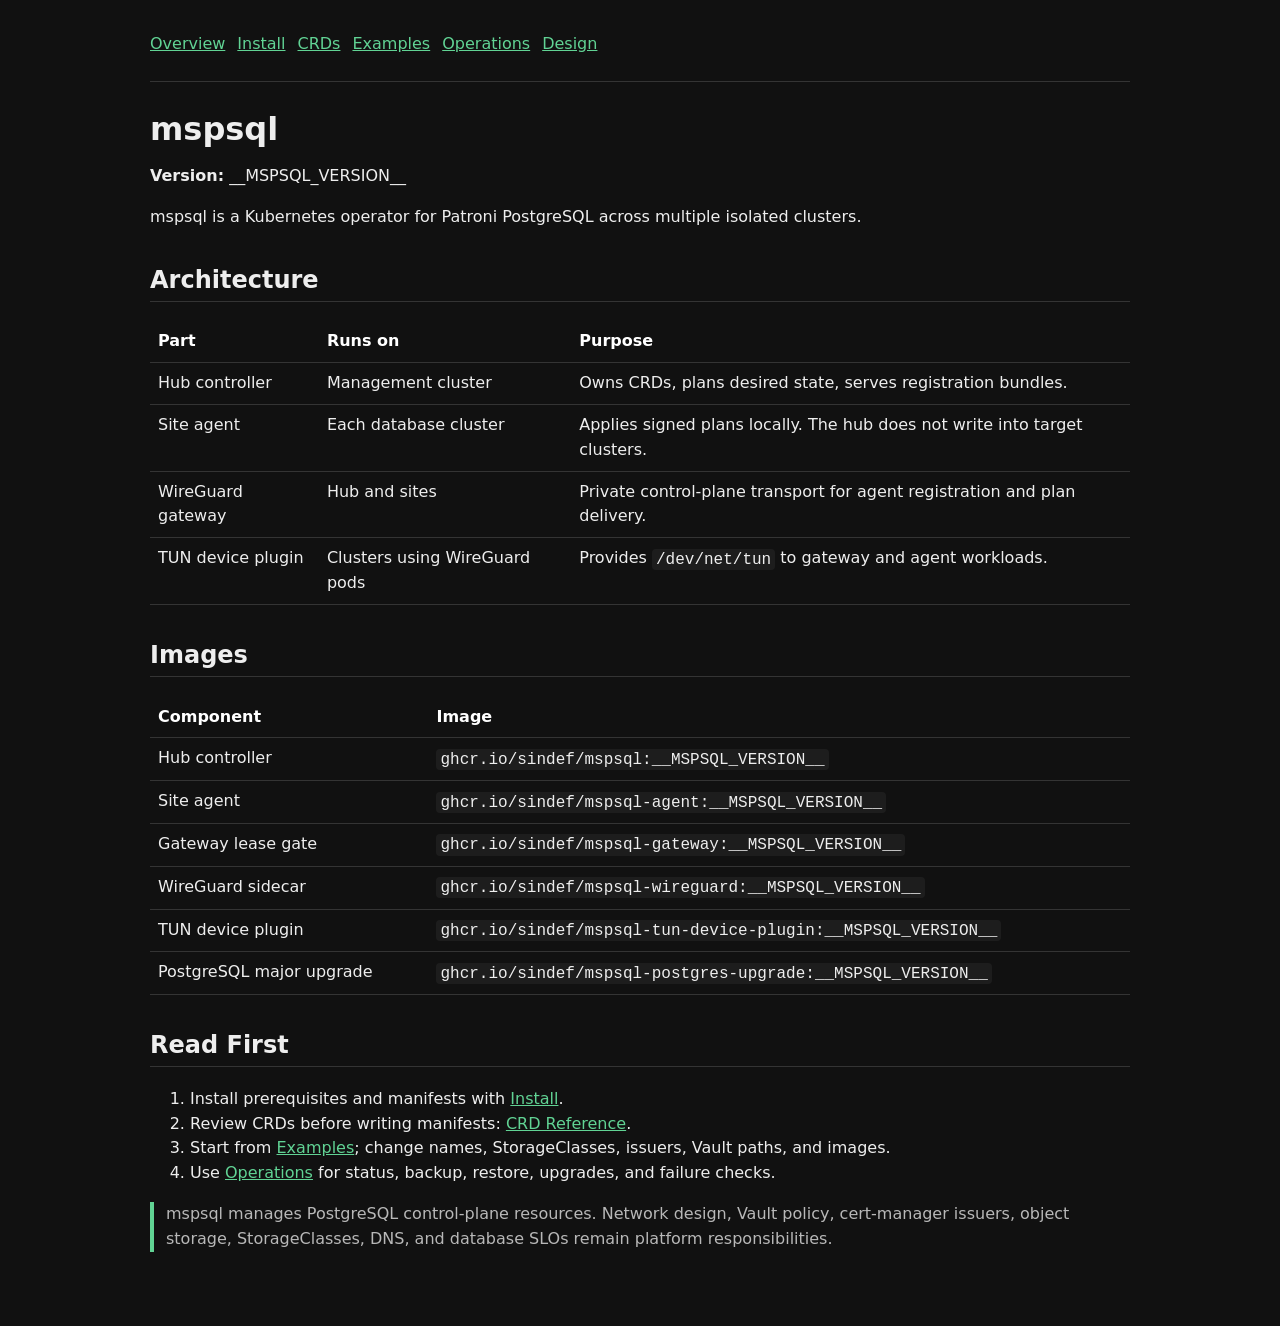
<file: docs/index.html>
<!doctype html>
<html lang="en">
<head>
  <meta charset="utf-8">
  <meta name="viewport" content="width=device-width, initial-scale=1">
  <title>mspsql docs</title>
  <link rel="stylesheet" href="style.css">
</head>
<body>
<main>
  <nav>
    <a href="index.html">Overview</a>
    <a href="install.html">Install</a>
    <a href="api.html">CRDs</a>
    <a href="examples.html">Examples</a>
    <a href="operations.html">Operations</a>
    <a href="design.html">Design</a>
  </nav>

  <h1>mspsql</h1>
  <p><strong>Version:</strong> __MSPSQL_VERSION__</p>
  <p>mspsql is a Kubernetes operator for Patroni PostgreSQL across multiple isolated clusters.</p>

  <h2>Architecture</h2>
  <table>
    <tr><th>Part</th><th>Runs on</th><th>Purpose</th></tr>
    <tr><td>Hub controller</td><td>Management cluster</td><td>Owns CRDs, plans desired state, serves registration bundles.</td></tr>
    <tr><td>Site agent</td><td>Each database cluster</td><td>Applies signed plans locally. The hub does not write into target clusters.</td></tr>
    <tr><td>WireGuard gateway</td><td>Hub and sites</td><td>Private control-plane transport for agent registration and plan delivery.</td></tr>
    <tr><td>TUN device plugin</td><td>Clusters using WireGuard pods</td><td>Provides <code>/dev/net/tun</code> to gateway and agent workloads.</td></tr>
  </table>

  <h2>Images</h2>
  <table>
    <tr><th>Component</th><th>Image</th></tr>
    <tr><td>Hub controller</td><td><code>ghcr.io/sindef/mspsql:__MSPSQL_VERSION__</code></td></tr>
    <tr><td>Site agent</td><td><code>ghcr.io/sindef/mspsql-agent:__MSPSQL_VERSION__</code></td></tr>
    <tr><td>Gateway lease gate</td><td><code>ghcr.io/sindef/mspsql-gateway:__MSPSQL_VERSION__</code></td></tr>
    <tr><td>WireGuard sidecar</td><td><code>ghcr.io/sindef/mspsql-wireguard:__MSPSQL_VERSION__</code></td></tr>
    <tr><td>TUN device plugin</td><td><code>ghcr.io/sindef/mspsql-tun-device-plugin:__MSPSQL_VERSION__</code></td></tr>
    <tr><td>PostgreSQL major upgrade</td><td><code>ghcr.io/sindef/mspsql-postgres-upgrade:__MSPSQL_VERSION__</code></td></tr>
  </table>

  <h2>Read First</h2>
  <ol>
    <li>Install prerequisites and manifests with <a href="install.html">Install</a>.</li>
    <li>Review CRDs before writing manifests: <a href="api.html">CRD Reference</a>.</li>
    <li>Start from <a href="examples.html">Examples</a>; change names, StorageClasses, issuers, Vault paths, and images.</li>
    <li>Use <a href="operations.html">Operations</a> for status, backup, restore, upgrades, and failure checks.</li>
  </ol>

  <p class="note">mspsql manages PostgreSQL control-plane resources. Network design, Vault policy, cert-manager issuers, object storage, StorageClasses, DNS, and database SLOs remain platform responsibilities.</p>
</main>
</body>
</html>
</file>
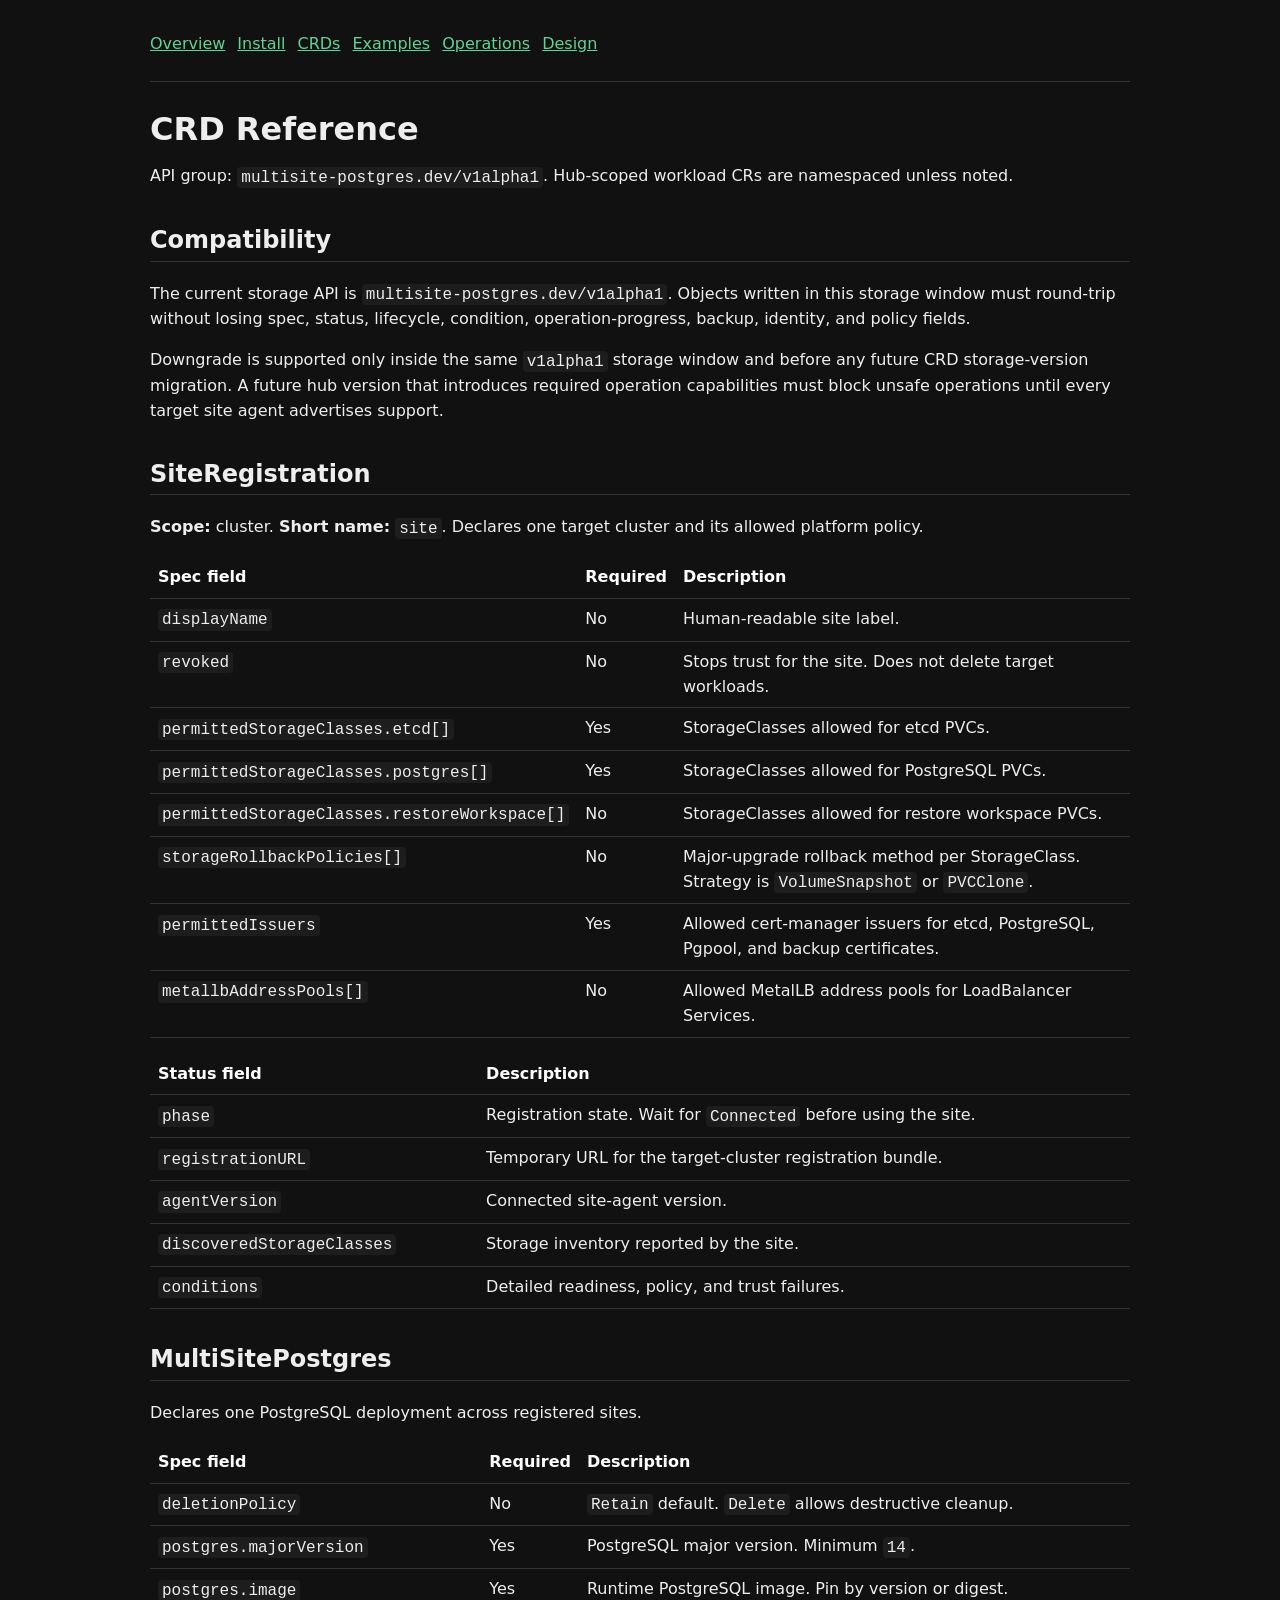
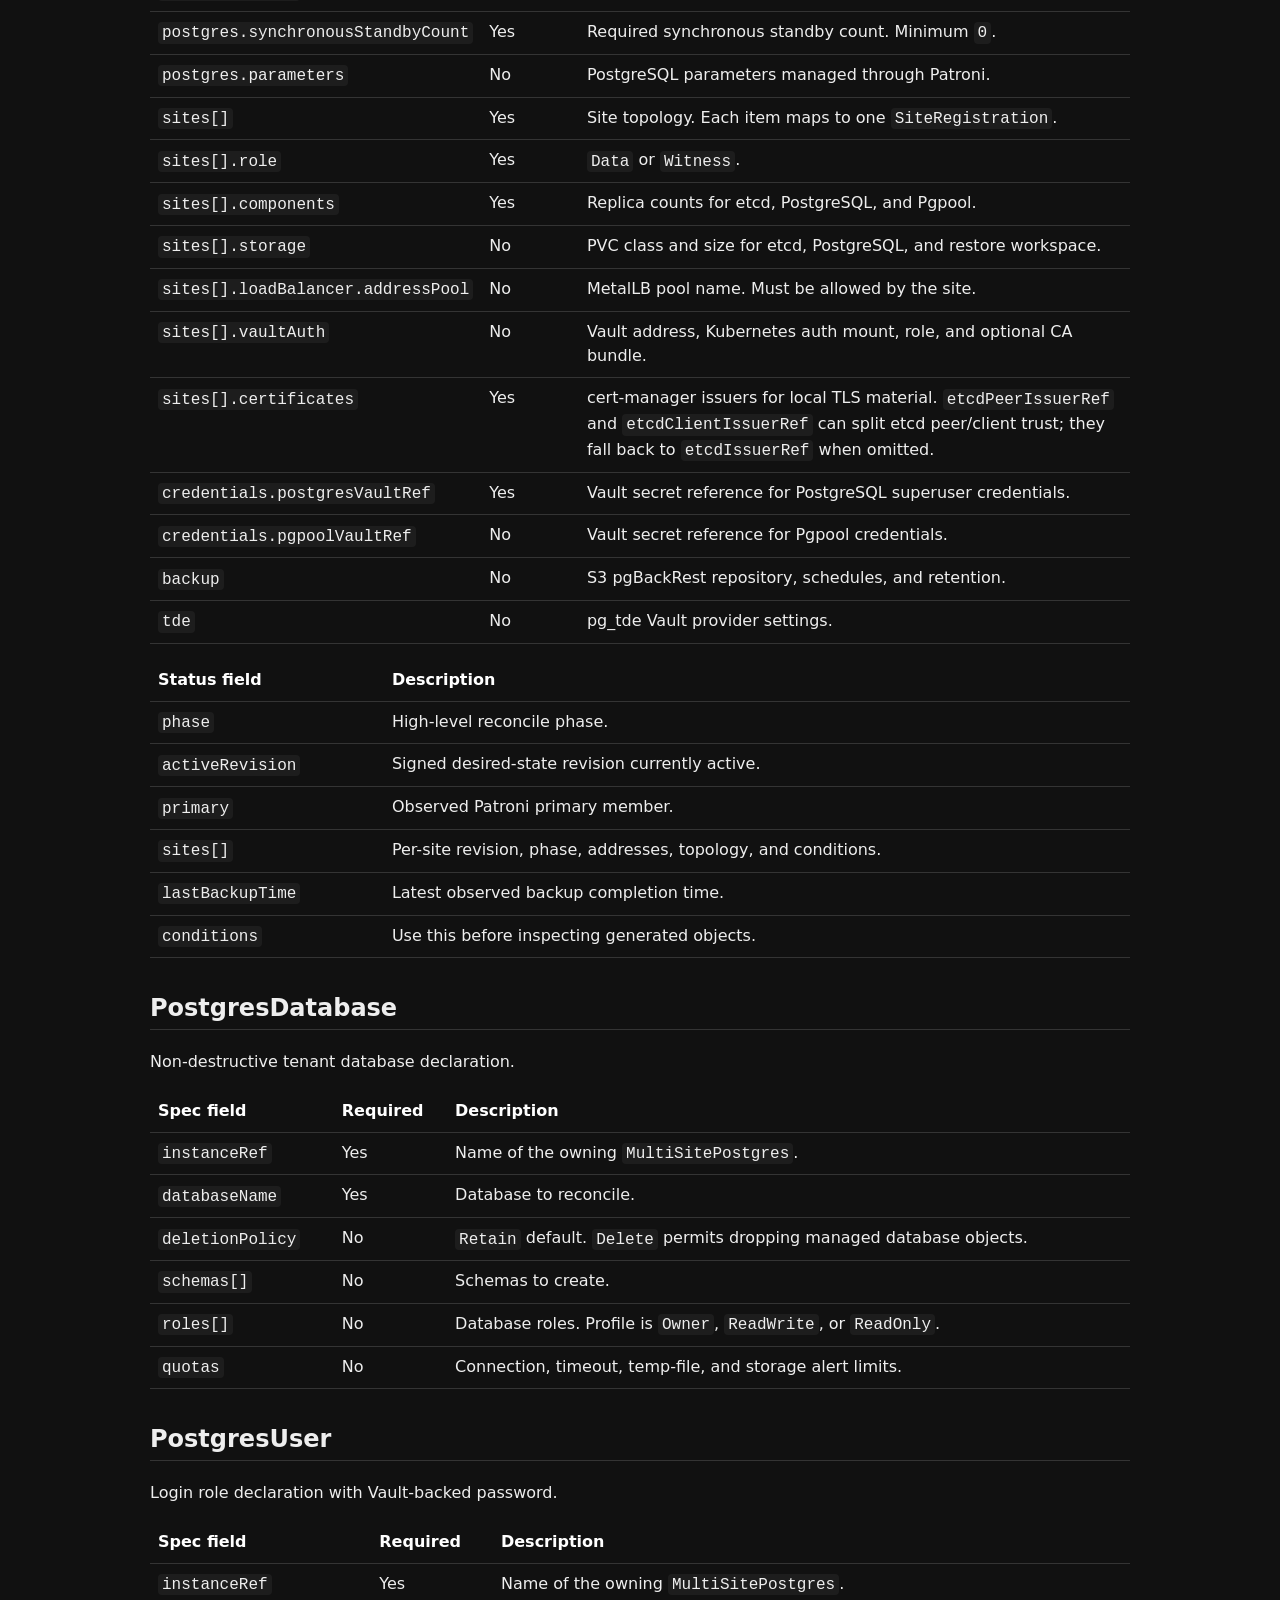
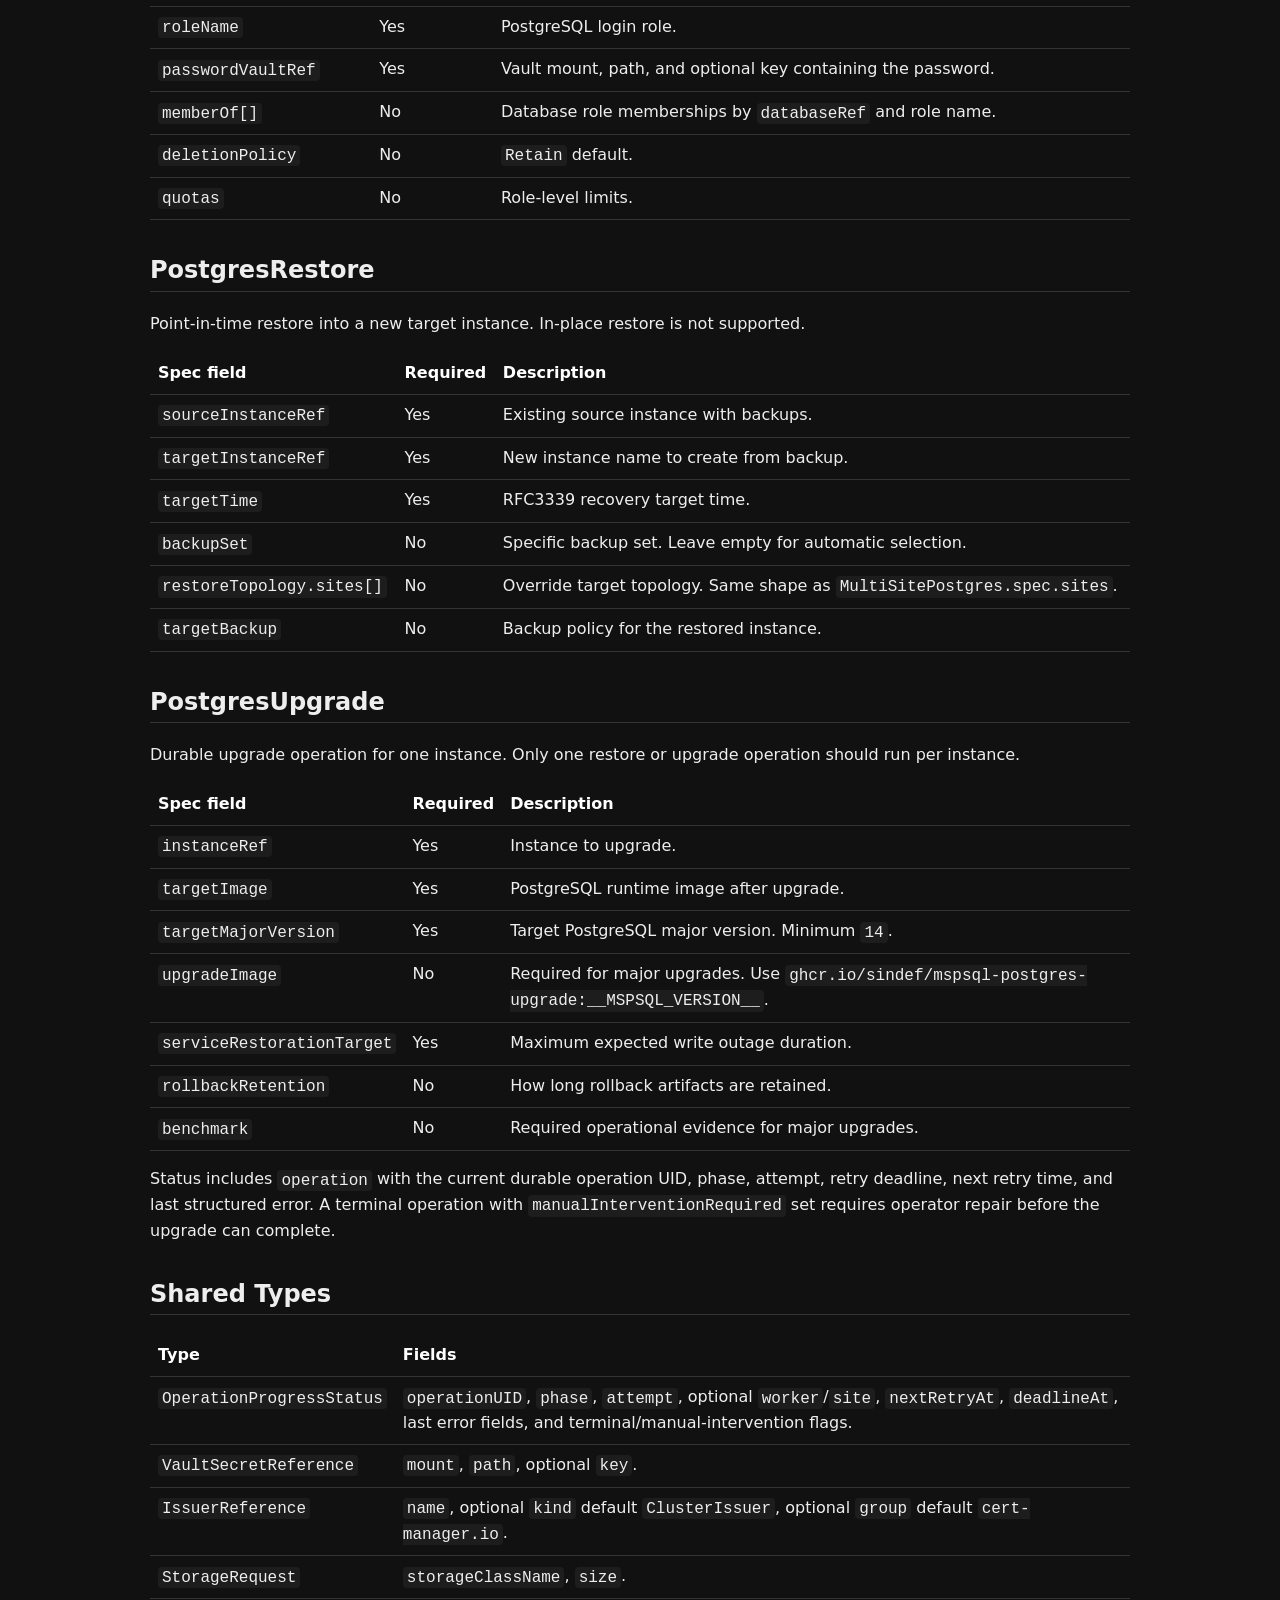
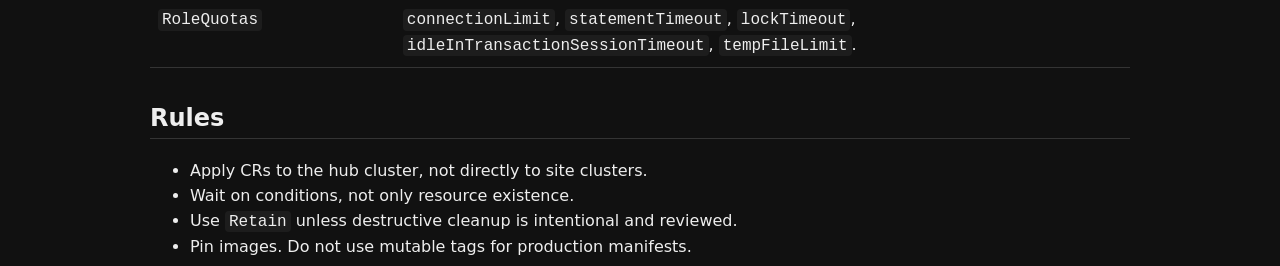
<file: docs/api.html>
<!doctype html>
<html lang="en">
<head>
  <meta charset="utf-8">
  <meta name="viewport" content="width=device-width, initial-scale=1">
  <title>mspsql CRD reference</title>
  <link rel="stylesheet" href="style.css">
</head>
<body>
<main>
  <nav>
    <a href="index.html">Overview</a>
    <a href="install.html">Install</a>
    <a href="api.html">CRDs</a>
    <a href="examples.html">Examples</a>
    <a href="operations.html">Operations</a>
    <a href="design.html">Design</a>
  </nav>

  <h1>CRD Reference</h1>
  <p>API group: <code>multisite-postgres.dev/v1alpha1</code>. Hub-scoped workload CRs are namespaced unless noted.</p>
  <h2>Compatibility</h2>
  <p>The current storage API is <code>multisite-postgres.dev/v1alpha1</code>. Objects written in this storage window must round-trip without losing spec, status, lifecycle, condition, operation-progress, backup, identity, and policy fields.</p>
  <p>Downgrade is supported only inside the same <code>v1alpha1</code> storage window and before any future CRD storage-version migration. A future hub version that introduces required operation capabilities must block unsafe operations until every target site agent advertises support.</p>

  <h2>SiteRegistration</h2>
  <p><strong>Scope:</strong> cluster. <strong>Short name:</strong> <code>site</code>. Declares one target cluster and its allowed platform policy.</p>
  <table>
    <tr><th>Spec field</th><th>Required</th><th>Description</th></tr>
    <tr><td><code>displayName</code></td><td>No</td><td>Human-readable site label.</td></tr>
    <tr><td><code>revoked</code></td><td>No</td><td>Stops trust for the site. Does not delete target workloads.</td></tr>
    <tr><td><code>permittedStorageClasses.etcd[]</code></td><td>Yes</td><td>StorageClasses allowed for etcd PVCs.</td></tr>
    <tr><td><code>permittedStorageClasses.postgres[]</code></td><td>Yes</td><td>StorageClasses allowed for PostgreSQL PVCs.</td></tr>
    <tr><td><code>permittedStorageClasses.restoreWorkspace[]</code></td><td>No</td><td>StorageClasses allowed for restore workspace PVCs.</td></tr>
    <tr><td><code>storageRollbackPolicies[]</code></td><td>No</td><td>Major-upgrade rollback method per StorageClass. Strategy is <code>VolumeSnapshot</code> or <code>PVCClone</code>.</td></tr>
    <tr><td><code>permittedIssuers</code></td><td>Yes</td><td>Allowed cert-manager issuers for etcd, PostgreSQL, Pgpool, and backup certificates.</td></tr>
    <tr><td><code>metallbAddressPools[]</code></td><td>No</td><td>Allowed MetalLB address pools for LoadBalancer Services.</td></tr>
  </table>
  <table>
    <tr><th>Status field</th><th>Description</th></tr>
    <tr><td><code>phase</code></td><td>Registration state. Wait for <code>Connected</code> before using the site.</td></tr>
    <tr><td><code>registrationURL</code></td><td>Temporary URL for the target-cluster registration bundle.</td></tr>
    <tr><td><code>agentVersion</code></td><td>Connected site-agent version.</td></tr>
    <tr><td><code>discoveredStorageClasses</code></td><td>Storage inventory reported by the site.</td></tr>
    <tr><td><code>conditions</code></td><td>Detailed readiness, policy, and trust failures.</td></tr>
  </table>

  <h2>MultiSitePostgres</h2>
  <p>Declares one PostgreSQL deployment across registered sites.</p>
  <table>
    <tr><th>Spec field</th><th>Required</th><th>Description</th></tr>
    <tr><td><code>deletionPolicy</code></td><td>No</td><td><code>Retain</code> default. <code>Delete</code> allows destructive cleanup.</td></tr>
    <tr><td><code>postgres.majorVersion</code></td><td>Yes</td><td>PostgreSQL major version. Minimum <code>14</code>.</td></tr>
    <tr><td><code>postgres.image</code></td><td>Yes</td><td>Runtime PostgreSQL image. Pin by version or digest.</td></tr>
    <tr><td><code>postgres.synchronousStandbyCount</code></td><td>Yes</td><td>Required synchronous standby count. Minimum <code>0</code>.</td></tr>
    <tr><td><code>postgres.parameters</code></td><td>No</td><td>PostgreSQL parameters managed through Patroni.</td></tr>
    <tr><td><code>sites[]</code></td><td>Yes</td><td>Site topology. Each item maps to one <code>SiteRegistration</code>.</td></tr>
    <tr><td><code>sites[].role</code></td><td>Yes</td><td><code>Data</code> or <code>Witness</code>.</td></tr>
    <tr><td><code>sites[].components</code></td><td>Yes</td><td>Replica counts for etcd, PostgreSQL, and Pgpool.</td></tr>
    <tr><td><code>sites[].storage</code></td><td>No</td><td>PVC class and size for etcd, PostgreSQL, and restore workspace.</td></tr>
    <tr><td><code>sites[].loadBalancer.addressPool</code></td><td>No</td><td>MetalLB pool name. Must be allowed by the site.</td></tr>
    <tr><td><code>sites[].vaultAuth</code></td><td>No</td><td>Vault address, Kubernetes auth mount, role, and optional CA bundle.</td></tr>
    <tr><td><code>sites[].certificates</code></td><td>Yes</td><td>cert-manager issuers for local TLS material. <code>etcdPeerIssuerRef</code> and <code>etcdClientIssuerRef</code> can split etcd peer/client trust; they fall back to <code>etcdIssuerRef</code> when omitted.</td></tr>
    <tr><td><code>credentials.postgresVaultRef</code></td><td>Yes</td><td>Vault secret reference for PostgreSQL superuser credentials.</td></tr>
    <tr><td><code>credentials.pgpoolVaultRef</code></td><td>No</td><td>Vault secret reference for Pgpool credentials.</td></tr>
    <tr><td><code>backup</code></td><td>No</td><td>S3 pgBackRest repository, schedules, and retention.</td></tr>
    <tr><td><code>tde</code></td><td>No</td><td>pg_tde Vault provider settings.</td></tr>
  </table>
  <table>
    <tr><th>Status field</th><th>Description</th></tr>
    <tr><td><code>phase</code></td><td>High-level reconcile phase.</td></tr>
    <tr><td><code>activeRevision</code></td><td>Signed desired-state revision currently active.</td></tr>
    <tr><td><code>primary</code></td><td>Observed Patroni primary member.</td></tr>
    <tr><td><code>sites[]</code></td><td>Per-site revision, phase, addresses, topology, and conditions.</td></tr>
    <tr><td><code>lastBackupTime</code></td><td>Latest observed backup completion time.</td></tr>
    <tr><td><code>conditions</code></td><td>Use this before inspecting generated objects.</td></tr>
  </table>

  <h2>PostgresDatabase</h2>
  <p>Non-destructive tenant database declaration.</p>
  <table>
    <tr><th>Spec field</th><th>Required</th><th>Description</th></tr>
    <tr><td><code>instanceRef</code></td><td>Yes</td><td>Name of the owning <code>MultiSitePostgres</code>.</td></tr>
    <tr><td><code>databaseName</code></td><td>Yes</td><td>Database to reconcile.</td></tr>
    <tr><td><code>deletionPolicy</code></td><td>No</td><td><code>Retain</code> default. <code>Delete</code> permits dropping managed database objects.</td></tr>
    <tr><td><code>schemas[]</code></td><td>No</td><td>Schemas to create.</td></tr>
    <tr><td><code>roles[]</code></td><td>No</td><td>Database roles. Profile is <code>Owner</code>, <code>ReadWrite</code>, or <code>ReadOnly</code>.</td></tr>
    <tr><td><code>quotas</code></td><td>No</td><td>Connection, timeout, temp-file, and storage alert limits.</td></tr>
  </table>

  <h2>PostgresUser</h2>
  <p>Login role declaration with Vault-backed password.</p>
  <table>
    <tr><th>Spec field</th><th>Required</th><th>Description</th></tr>
    <tr><td><code>instanceRef</code></td><td>Yes</td><td>Name of the owning <code>MultiSitePostgres</code>.</td></tr>
    <tr><td><code>roleName</code></td><td>Yes</td><td>PostgreSQL login role.</td></tr>
    <tr><td><code>passwordVaultRef</code></td><td>Yes</td><td>Vault mount, path, and optional key containing the password.</td></tr>
    <tr><td><code>memberOf[]</code></td><td>No</td><td>Database role memberships by <code>databaseRef</code> and role name.</td></tr>
    <tr><td><code>deletionPolicy</code></td><td>No</td><td><code>Retain</code> default.</td></tr>
    <tr><td><code>quotas</code></td><td>No</td><td>Role-level limits.</td></tr>
  </table>

  <h2>PostgresRestore</h2>
  <p>Point-in-time restore into a new target instance. In-place restore is not supported.</p>
  <table>
    <tr><th>Spec field</th><th>Required</th><th>Description</th></tr>
    <tr><td><code>sourceInstanceRef</code></td><td>Yes</td><td>Existing source instance with backups.</td></tr>
    <tr><td><code>targetInstanceRef</code></td><td>Yes</td><td>New instance name to create from backup.</td></tr>
    <tr><td><code>targetTime</code></td><td>Yes</td><td>RFC3339 recovery target time.</td></tr>
    <tr><td><code>backupSet</code></td><td>No</td><td>Specific backup set. Leave empty for automatic selection.</td></tr>
    <tr><td><code>restoreTopology.sites[]</code></td><td>No</td><td>Override target topology. Same shape as <code>MultiSitePostgres.spec.sites</code>.</td></tr>
    <tr><td><code>targetBackup</code></td><td>No</td><td>Backup policy for the restored instance.</td></tr>
  </table>

  <h2>PostgresUpgrade</h2>
  <p>Durable upgrade operation for one instance. Only one restore or upgrade operation should run per instance.</p>
  <table>
    <tr><th>Spec field</th><th>Required</th><th>Description</th></tr>
    <tr><td><code>instanceRef</code></td><td>Yes</td><td>Instance to upgrade.</td></tr>
    <tr><td><code>targetImage</code></td><td>Yes</td><td>PostgreSQL runtime image after upgrade.</td></tr>
    <tr><td><code>targetMajorVersion</code></td><td>Yes</td><td>Target PostgreSQL major version. Minimum <code>14</code>.</td></tr>
    <tr><td><code>upgradeImage</code></td><td>No</td><td>Required for major upgrades. Use <code>ghcr.io/sindef/mspsql-postgres-upgrade:__MSPSQL_VERSION__</code>.</td></tr>
    <tr><td><code>serviceRestorationTarget</code></td><td>Yes</td><td>Maximum expected write outage duration.</td></tr>
    <tr><td><code>rollbackRetention</code></td><td>No</td><td>How long rollback artifacts are retained.</td></tr>
    <tr><td><code>benchmark</code></td><td>No</td><td>Required operational evidence for major upgrades.</td></tr>
  </table>
  <p>Status includes <code>operation</code> with the current durable operation UID, phase, attempt, retry deadline, next retry time, and last structured error. A terminal operation with <code>manualInterventionRequired</code> set requires operator repair before the upgrade can complete.</p>

  <h2>Shared Types</h2>
  <table>
    <tr><th>Type</th><th>Fields</th></tr>
    <tr><td><code>OperationProgressStatus</code></td><td><code>operationUID</code>, <code>phase</code>, <code>attempt</code>, optional <code>worker</code>/<code>site</code>, <code>nextRetryAt</code>, <code>deadlineAt</code>, last error fields, and terminal/manual-intervention flags.</td></tr>
    <tr><td><code>VaultSecretReference</code></td><td><code>mount</code>, <code>path</code>, optional <code>key</code>.</td></tr>
    <tr><td><code>IssuerReference</code></td><td><code>name</code>, optional <code>kind</code> default <code>ClusterIssuer</code>, optional <code>group</code> default <code>cert-manager.io</code>.</td></tr>
    <tr><td><code>StorageRequest</code></td><td><code>storageClassName</code>, <code>size</code>.</td></tr>
    <tr><td><code>RoleQuotas</code></td><td><code>connectionLimit</code>, <code>statementTimeout</code>, <code>lockTimeout</code>, <code>idleInTransactionSessionTimeout</code>, <code>tempFileLimit</code>.</td></tr>
  </table>

  <h2>Rules</h2>
  <ul>
    <li>Apply CRs to the hub cluster, not directly to site clusters.</li>
    <li>Wait on conditions, not only resource existence.</li>
    <li>Use <code>Retain</code> unless destructive cleanup is intentional and reviewed.</li>
    <li>Pin images. Do not use mutable tags for production manifests.</li>
  </ul>
</main>
</body>
</html>
</file>
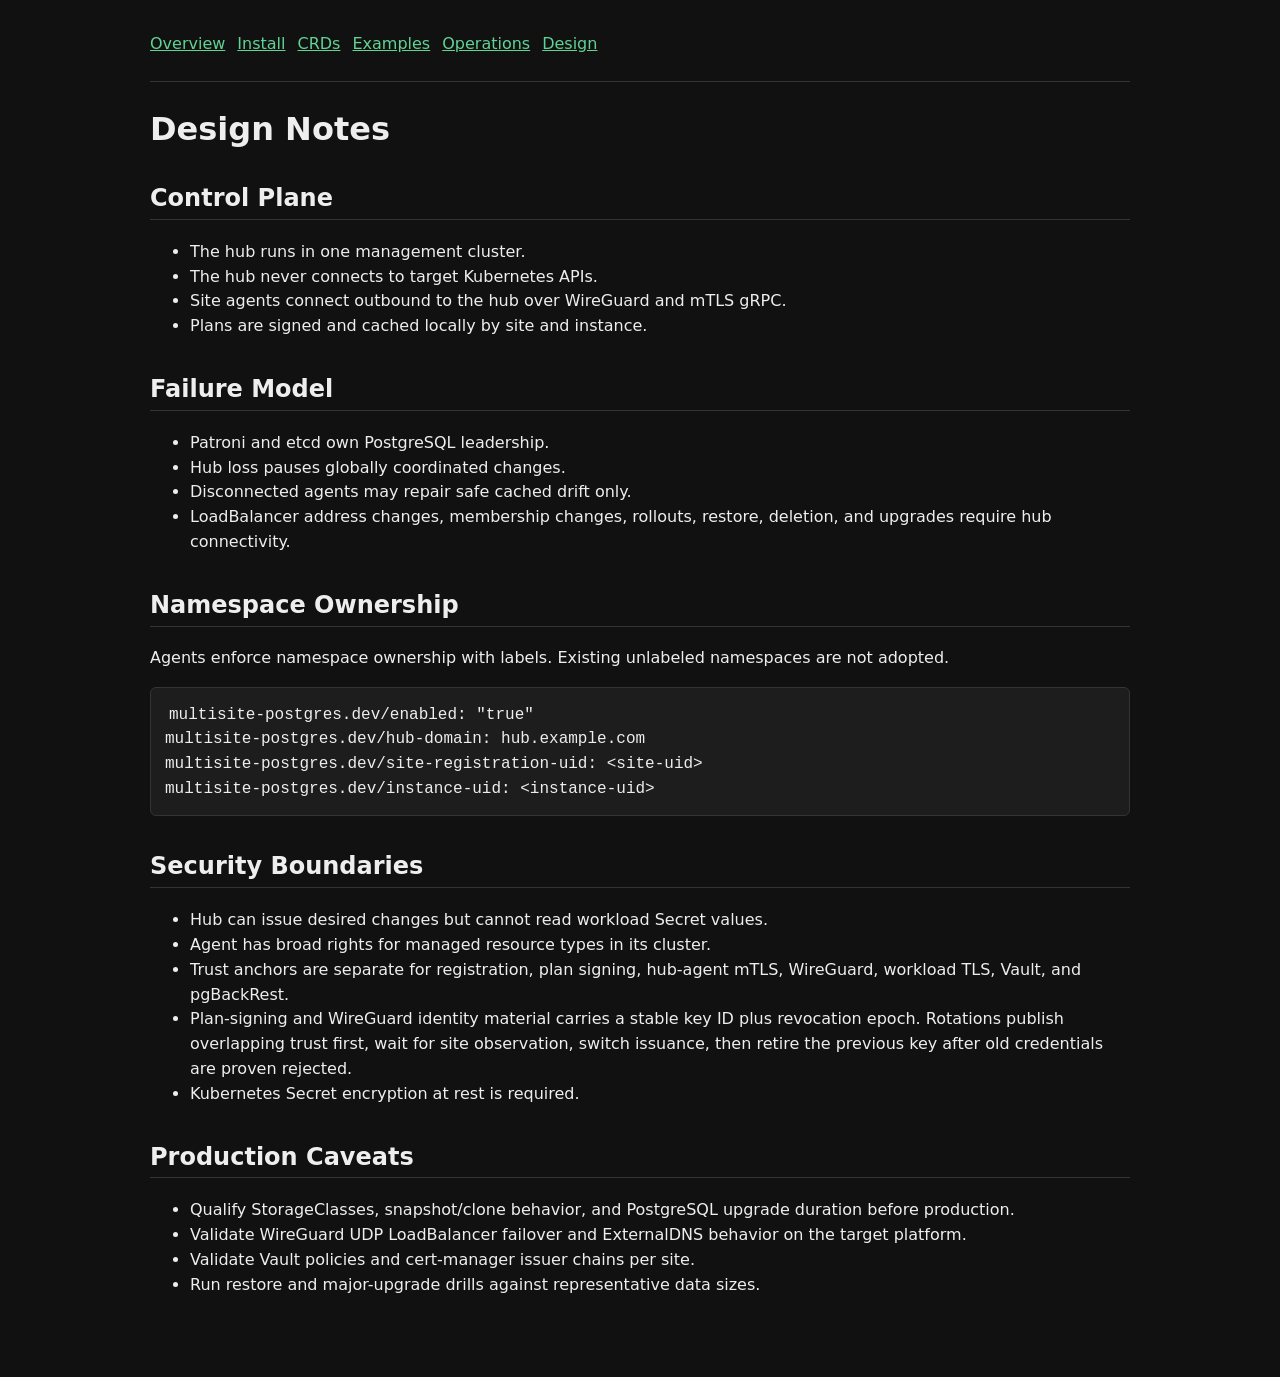
<file: docs/design.html>
<!doctype html>
<html lang="en">
<head>
  <meta charset="utf-8">
  <meta name="viewport" content="width=device-width, initial-scale=1">
  <title>mspsql design notes</title>
  <link rel="stylesheet" href="style.css">
</head>
<body>
<main>
  <nav>
    <a href="index.html">Overview</a>
    <a href="install.html">Install</a>
    <a href="api.html">CRDs</a>
    <a href="examples.html">Examples</a>
    <a href="operations.html">Operations</a>
    <a href="design.html">Design</a>
  </nav>

  <h1>Design Notes</h1>

  <h2>Control Plane</h2>
  <ul>
    <li>The hub runs in one management cluster.</li>
    <li>The hub never connects to target Kubernetes APIs.</li>
    <li>Site agents connect outbound to the hub over WireGuard and mTLS gRPC.</li>
    <li>Plans are signed and cached locally by site and instance.</li>
  </ul>

  <h2>Failure Model</h2>
  <ul>
    <li>Patroni and etcd own PostgreSQL leadership.</li>
    <li>Hub loss pauses globally coordinated changes.</li>
    <li>Disconnected agents may repair safe cached drift only.</li>
    <li>LoadBalancer address changes, membership changes, rollouts, restore, deletion, and upgrades require hub connectivity.</li>
  </ul>

  <h2>Namespace Ownership</h2>
  <p>Agents enforce namespace ownership with labels. Existing unlabeled namespaces are not adopted.</p>
  <pre><code>multisite-postgres.dev/enabled: "true"
multisite-postgres.dev/hub-domain: hub.example.com
multisite-postgres.dev/site-registration-uid: &lt;site-uid&gt;
multisite-postgres.dev/instance-uid: &lt;instance-uid&gt;</code></pre>

  <h2>Security Boundaries</h2>
  <ul>
    <li>Hub can issue desired changes but cannot read workload Secret values.</li>
    <li>Agent has broad rights for managed resource types in its cluster.</li>
    <li>Trust anchors are separate for registration, plan signing, hub-agent mTLS, WireGuard, workload TLS, Vault, and pgBackRest.</li>
    <li>Plan-signing and WireGuard identity material carries a stable key ID plus revocation epoch. Rotations publish overlapping trust first, wait for site observation, switch issuance, then retire the previous key after old credentials are proven rejected.</li>
    <li>Kubernetes Secret encryption at rest is required.</li>
  </ul>

  <h2>Production Caveats</h2>
  <ul>
    <li>Qualify StorageClasses, snapshot/clone behavior, and PostgreSQL upgrade duration before production.</li>
    <li>Validate WireGuard UDP LoadBalancer failover and ExternalDNS behavior on the target platform.</li>
    <li>Validate Vault policies and cert-manager issuer chains per site.</li>
    <li>Run restore and major-upgrade drills against representative data sizes.</li>
  </ul>
</main>
</body>
</html>
</file>
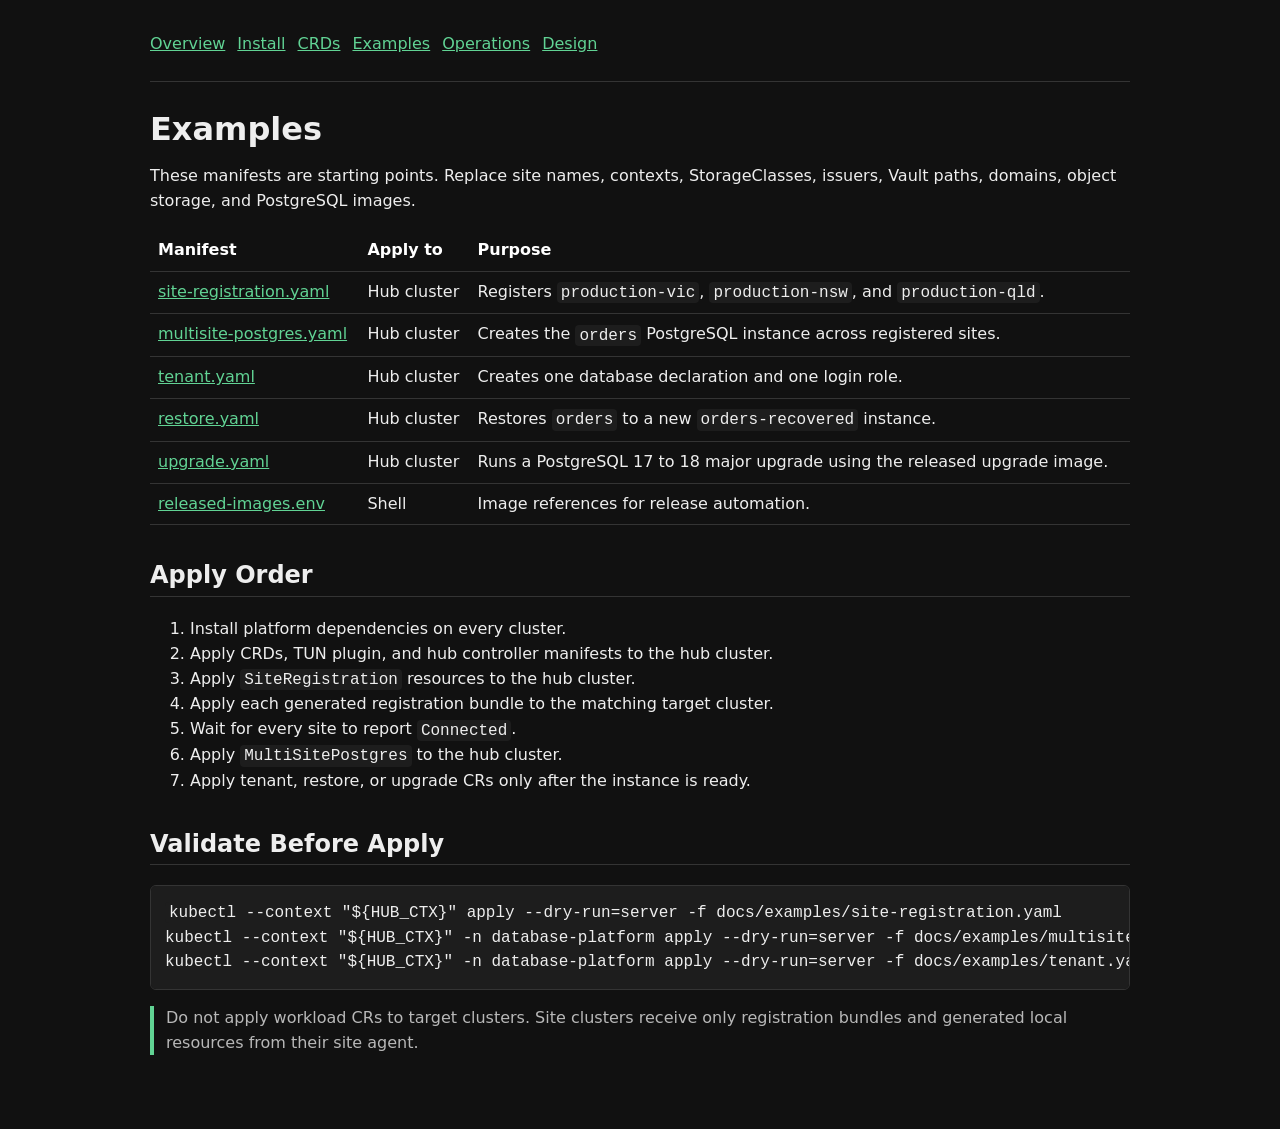
<file: docs/examples.html>
<!doctype html>
<html lang="en">
<head>
  <meta charset="utf-8">
  <meta name="viewport" content="width=device-width, initial-scale=1">
  <title>mspsql examples</title>
  <link rel="stylesheet" href="style.css">
</head>
<body>
<main>
  <nav>
    <a href="index.html">Overview</a>
    <a href="install.html">Install</a>
    <a href="api.html">CRDs</a>
    <a href="examples.html">Examples</a>
    <a href="operations.html">Operations</a>
    <a href="design.html">Design</a>
  </nav>

  <h1>Examples</h1>
  <p>These manifests are starting points. Replace site names, contexts, StorageClasses, issuers, Vault paths, domains, object storage, and PostgreSQL images.</p>

  <table>
    <tr><th>Manifest</th><th>Apply to</th><th>Purpose</th></tr>
    <tr><td><a href="examples/site-registration.yaml">site-registration.yaml</a></td><td>Hub cluster</td><td>Registers <code>production-vic</code>, <code>production-nsw</code>, and <code>production-qld</code>.</td></tr>
    <tr><td><a href="examples/multisite-postgres.yaml">multisite-postgres.yaml</a></td><td>Hub cluster</td><td>Creates the <code>orders</code> PostgreSQL instance across registered sites.</td></tr>
    <tr><td><a href="examples/tenant.yaml">tenant.yaml</a></td><td>Hub cluster</td><td>Creates one database declaration and one login role.</td></tr>
    <tr><td><a href="examples/restore.yaml">restore.yaml</a></td><td>Hub cluster</td><td>Restores <code>orders</code> to a new <code>orders-recovered</code> instance.</td></tr>
    <tr><td><a href="examples/upgrade.yaml">upgrade.yaml</a></td><td>Hub cluster</td><td>Runs a PostgreSQL 17 to 18 major upgrade using the released upgrade image.</td></tr>
    <tr><td><a href="examples/released-images.env">released-images.env</a></td><td>Shell</td><td>Image references for release automation.</td></tr>
  </table>

  <h2>Apply Order</h2>
  <ol>
    <li>Install platform dependencies on every cluster.</li>
    <li>Apply CRDs, TUN plugin, and hub controller manifests to the hub cluster.</li>
    <li>Apply <code>SiteRegistration</code> resources to the hub cluster.</li>
    <li>Apply each generated registration bundle to the matching target cluster.</li>
    <li>Wait for every site to report <code>Connected</code>.</li>
    <li>Apply <code>MultiSitePostgres</code> to the hub cluster.</li>
    <li>Apply tenant, restore, or upgrade CRs only after the instance is ready.</li>
  </ol>

  <h2>Validate Before Apply</h2>
  <pre><code>kubectl --context "${HUB_CTX}" apply --dry-run=server -f docs/examples/site-registration.yaml
kubectl --context "${HUB_CTX}" -n database-platform apply --dry-run=server -f docs/examples/multisite-postgres.yaml
kubectl --context "${HUB_CTX}" -n database-platform apply --dry-run=server -f docs/examples/tenant.yaml</code></pre>

  <p class="note">Do not apply workload CRs to target clusters. Site clusters receive only registration bundles and generated local resources from their site agent.</p>
</main>
</body>
</html>
</file>
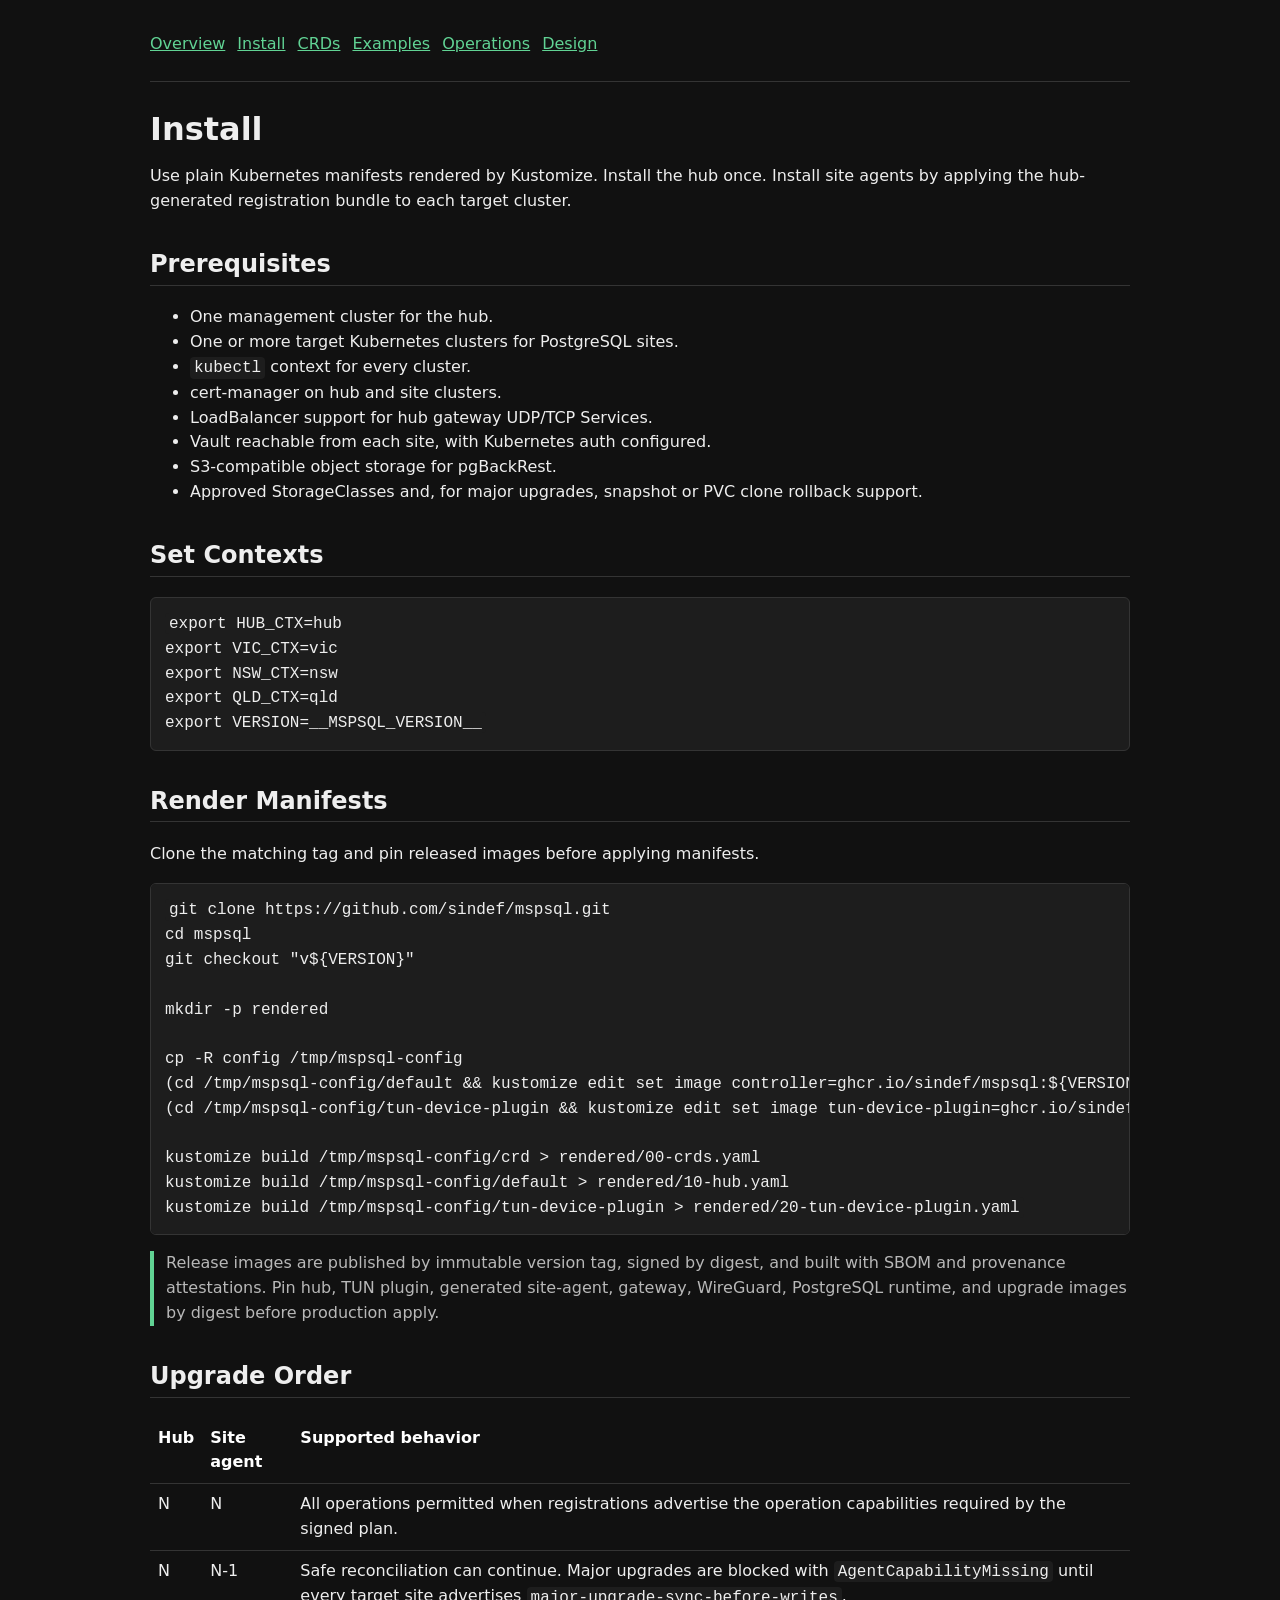
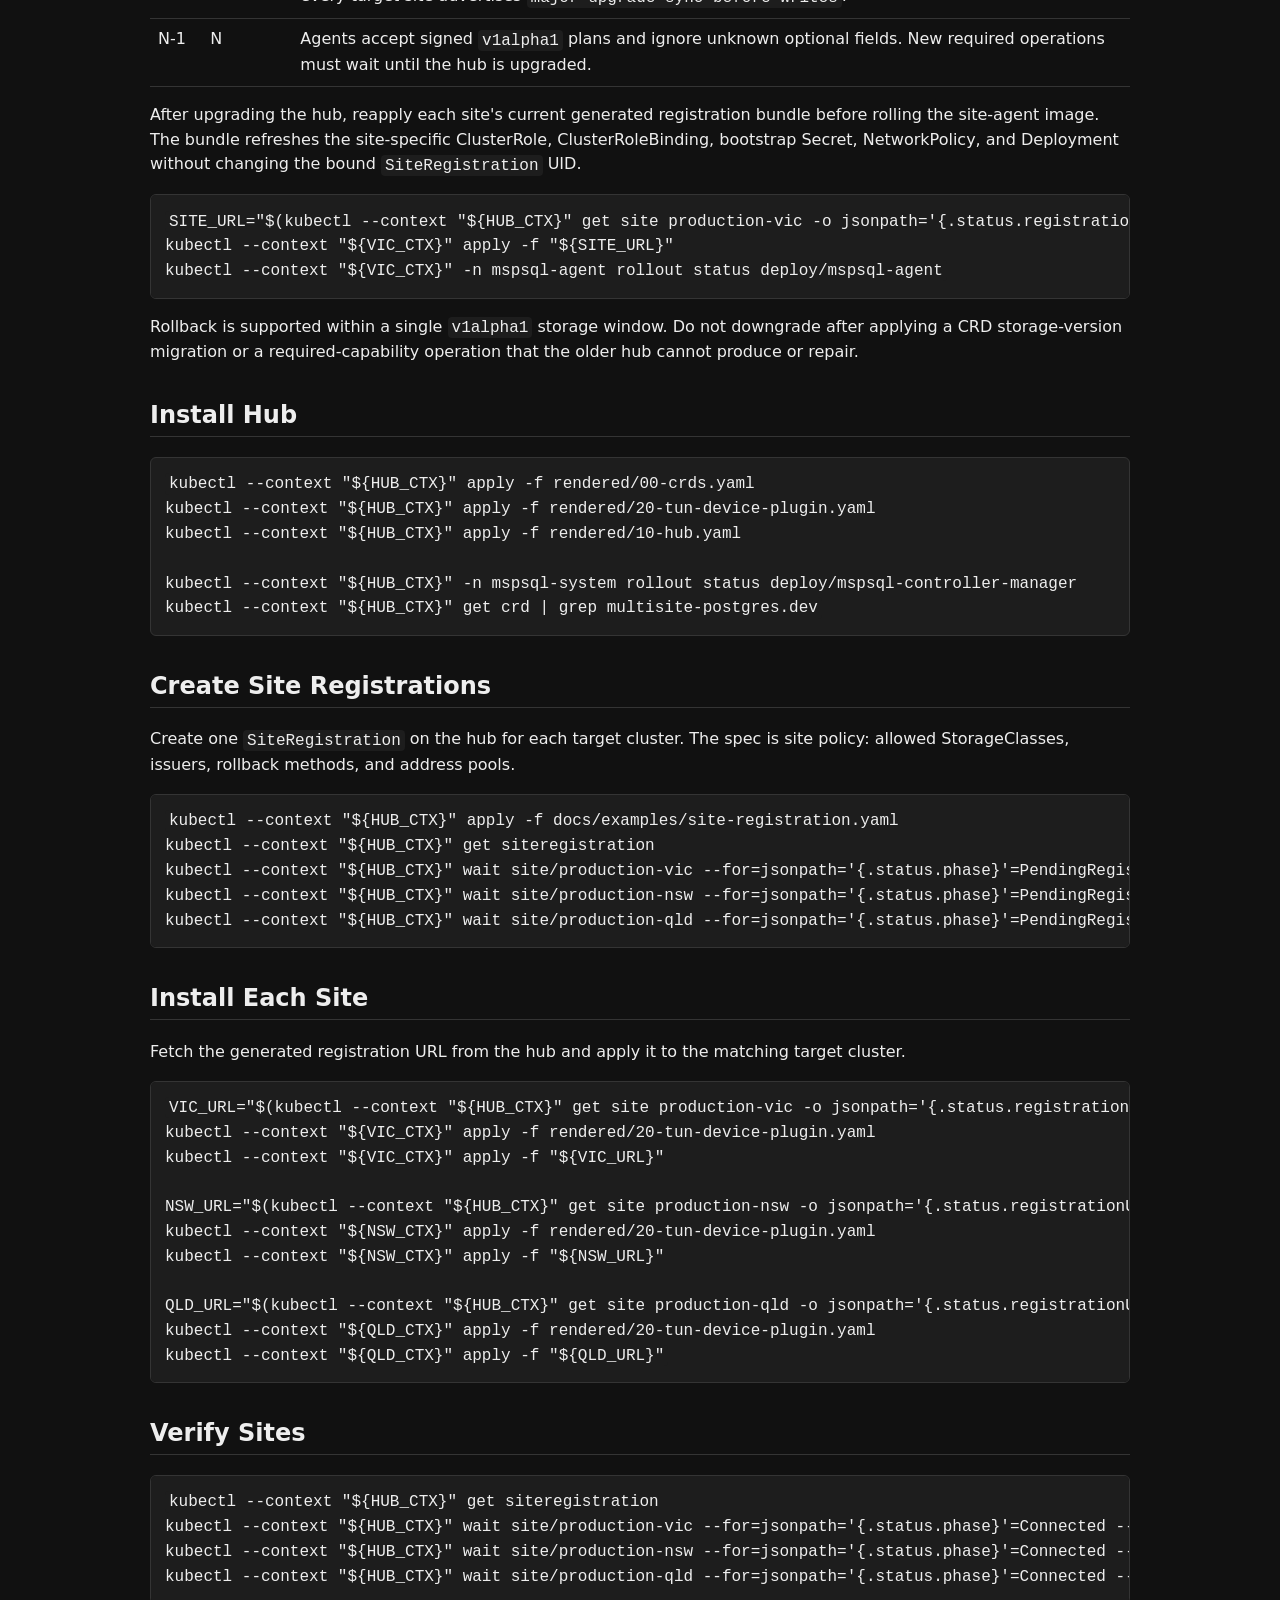
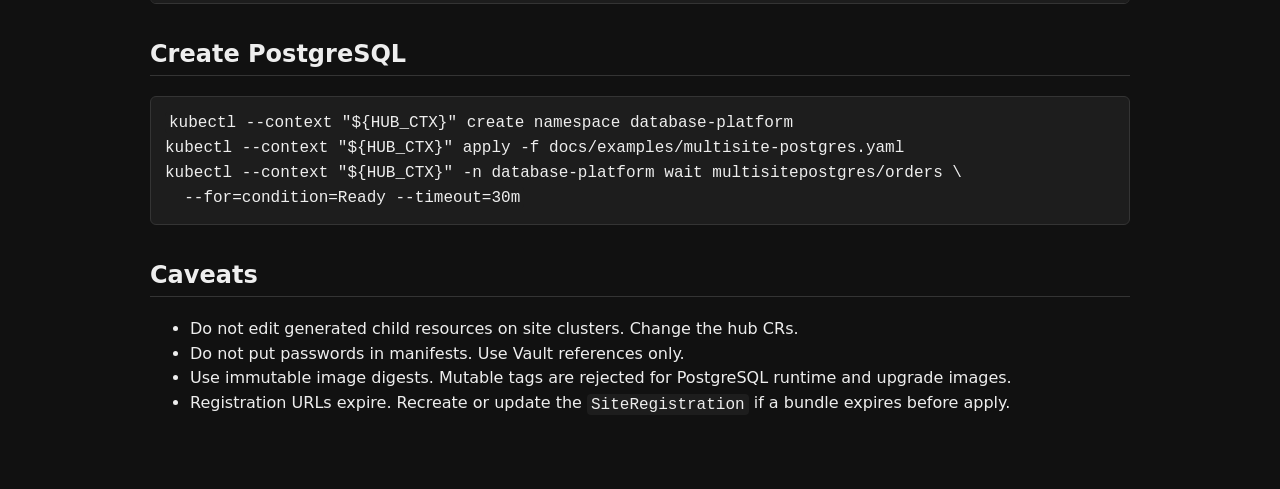
<file: docs/install.html>
<!doctype html>
<html lang="en">
<head>
  <meta charset="utf-8">
  <meta name="viewport" content="width=device-width, initial-scale=1">
  <title>Install mspsql</title>
  <link rel="stylesheet" href="style.css">
</head>
<body>
<main>
  <nav>
    <a href="index.html">Overview</a>
    <a href="install.html">Install</a>
    <a href="api.html">CRDs</a>
    <a href="examples.html">Examples</a>
    <a href="operations.html">Operations</a>
    <a href="design.html">Design</a>
  </nav>

  <h1>Install</h1>
  <p>Use plain Kubernetes manifests rendered by Kustomize. Install the hub once. Install site agents by applying the hub-generated registration bundle to each target cluster.</p>

  <h2>Prerequisites</h2>
  <ul>
    <li>One management cluster for the hub.</li>
    <li>One or more target Kubernetes clusters for PostgreSQL sites.</li>
    <li><code>kubectl</code> context for every cluster.</li>
    <li>cert-manager on hub and site clusters.</li>
    <li>LoadBalancer support for hub gateway UDP/TCP Services.</li>
    <li>Vault reachable from each site, with Kubernetes auth configured.</li>
    <li>S3-compatible object storage for pgBackRest.</li>
    <li>Approved StorageClasses and, for major upgrades, snapshot or PVC clone rollback support.</li>
  </ul>

  <h2>Set Contexts</h2>
  <pre><code>export HUB_CTX=hub
export VIC_CTX=vic
export NSW_CTX=nsw
export QLD_CTX=qld
export VERSION=__MSPSQL_VERSION__</code></pre>

  <h2>Render Manifests</h2>
  <p>Clone the matching tag and pin released images before applying manifests.</p>
  <pre><code>git clone https://github.com/sindef/mspsql.git
cd mspsql
git checkout "v${VERSION}"

mkdir -p rendered

cp -R config /tmp/mspsql-config
(cd /tmp/mspsql-config/default &amp;&amp; kustomize edit set image controller=ghcr.io/sindef/mspsql:${VERSION})
(cd /tmp/mspsql-config/tun-device-plugin &amp;&amp; kustomize edit set image tun-device-plugin=ghcr.io/sindef/mspsql-tun-device-plugin:${VERSION})

kustomize build /tmp/mspsql-config/crd &gt; rendered/00-crds.yaml
kustomize build /tmp/mspsql-config/default &gt; rendered/10-hub.yaml
kustomize build /tmp/mspsql-config/tun-device-plugin &gt; rendered/20-tun-device-plugin.yaml</code></pre>

  <p class="note">Release images are published by immutable version tag, signed by digest, and built with SBOM and provenance attestations. Pin hub, TUN plugin, generated site-agent, gateway, WireGuard, PostgreSQL runtime, and upgrade images by digest before production apply.</p>

  <h2>Upgrade Order</h2>
  <table>
    <tr><th>Hub</th><th>Site agent</th><th>Supported behavior</th></tr>
    <tr><td>N</td><td>N</td><td>All operations permitted when registrations advertise the operation capabilities required by the signed plan.</td></tr>
    <tr><td>N</td><td>N-1</td><td>Safe reconciliation can continue. Major upgrades are blocked with <code>AgentCapabilityMissing</code> until every target site advertises <code>major-upgrade-sync-before-writes</code>.</td></tr>
    <tr><td>N-1</td><td>N</td><td>Agents accept signed <code>v1alpha1</code> plans and ignore unknown optional fields. New required operations must wait until the hub is upgraded.</td></tr>
  </table>
  <p>After upgrading the hub, reapply each site's current generated registration bundle before rolling the site-agent image. The bundle refreshes the site-specific ClusterRole, ClusterRoleBinding, bootstrap Secret, NetworkPolicy, and Deployment without changing the bound <code>SiteRegistration</code> UID.</p>
  <pre><code>SITE_URL="$(kubectl --context "${HUB_CTX}" get site production-vic -o jsonpath='{.status.registrationURL}')"
kubectl --context "${VIC_CTX}" apply -f "${SITE_URL}"
kubectl --context "${VIC_CTX}" -n mspsql-agent rollout status deploy/mspsql-agent</code></pre>
  <p>Rollback is supported within a single <code>v1alpha1</code> storage window. Do not downgrade after applying a CRD storage-version migration or a required-capability operation that the older hub cannot produce or repair.</p>

  <h2>Install Hub</h2>
  <pre><code>kubectl --context "${HUB_CTX}" apply -f rendered/00-crds.yaml
kubectl --context "${HUB_CTX}" apply -f rendered/20-tun-device-plugin.yaml
kubectl --context "${HUB_CTX}" apply -f rendered/10-hub.yaml

kubectl --context "${HUB_CTX}" -n mspsql-system rollout status deploy/mspsql-controller-manager
kubectl --context "${HUB_CTX}" get crd | grep multisite-postgres.dev</code></pre>

  <h2>Create Site Registrations</h2>
  <p>Create one <code>SiteRegistration</code> on the hub for each target cluster. The spec is site policy: allowed StorageClasses, issuers, rollback methods, and address pools.</p>
  <pre><code>kubectl --context "${HUB_CTX}" apply -f docs/examples/site-registration.yaml
kubectl --context "${HUB_CTX}" get siteregistration
kubectl --context "${HUB_CTX}" wait site/production-vic --for=jsonpath='{.status.phase}'=PendingRegistration --timeout=5m
kubectl --context "${HUB_CTX}" wait site/production-nsw --for=jsonpath='{.status.phase}'=PendingRegistration --timeout=5m
kubectl --context "${HUB_CTX}" wait site/production-qld --for=jsonpath='{.status.phase}'=PendingRegistration --timeout=5m</code></pre>

  <h2>Install Each Site</h2>
  <p>Fetch the generated registration URL from the hub and apply it to the matching target cluster.</p>
  <pre><code>VIC_URL="$(kubectl --context "${HUB_CTX}" get site production-vic -o jsonpath='{.status.registrationURL}')"
kubectl --context "${VIC_CTX}" apply -f rendered/20-tun-device-plugin.yaml
kubectl --context "${VIC_CTX}" apply -f "${VIC_URL}"

NSW_URL="$(kubectl --context "${HUB_CTX}" get site production-nsw -o jsonpath='{.status.registrationURL}')"
kubectl --context "${NSW_CTX}" apply -f rendered/20-tun-device-plugin.yaml
kubectl --context "${NSW_CTX}" apply -f "${NSW_URL}"

QLD_URL="$(kubectl --context "${HUB_CTX}" get site production-qld -o jsonpath='{.status.registrationURL}')"
kubectl --context "${QLD_CTX}" apply -f rendered/20-tun-device-plugin.yaml
kubectl --context "${QLD_CTX}" apply -f "${QLD_URL}"</code></pre>

  <h2>Verify Sites</h2>
  <pre><code>kubectl --context "${HUB_CTX}" get siteregistration
kubectl --context "${HUB_CTX}" wait site/production-vic --for=jsonpath='{.status.phase}'=Connected --timeout=10m
kubectl --context "${HUB_CTX}" wait site/production-nsw --for=jsonpath='{.status.phase}'=Connected --timeout=10m
kubectl --context "${HUB_CTX}" wait site/production-qld --for=jsonpath='{.status.phase}'=Connected --timeout=10m</code></pre>

  <h2>Create PostgreSQL</h2>
  <pre><code>kubectl --context "${HUB_CTX}" create namespace database-platform
kubectl --context "${HUB_CTX}" apply -f docs/examples/multisite-postgres.yaml
kubectl --context "${HUB_CTX}" -n database-platform wait multisitepostgres/orders \
  --for=condition=Ready --timeout=30m</code></pre>

  <h2>Caveats</h2>
  <ul>
    <li>Do not edit generated child resources on site clusters. Change the hub CRs.</li>
    <li>Do not put passwords in manifests. Use Vault references only.</li>
    <li>Use immutable image digests. Mutable tags are rejected for PostgreSQL runtime and upgrade images.</li>
    <li>Registration URLs expire. Recreate or update the <code>SiteRegistration</code> if a bundle expires before apply.</li>
  </ul>
</main>
</body>
</html>
</file>
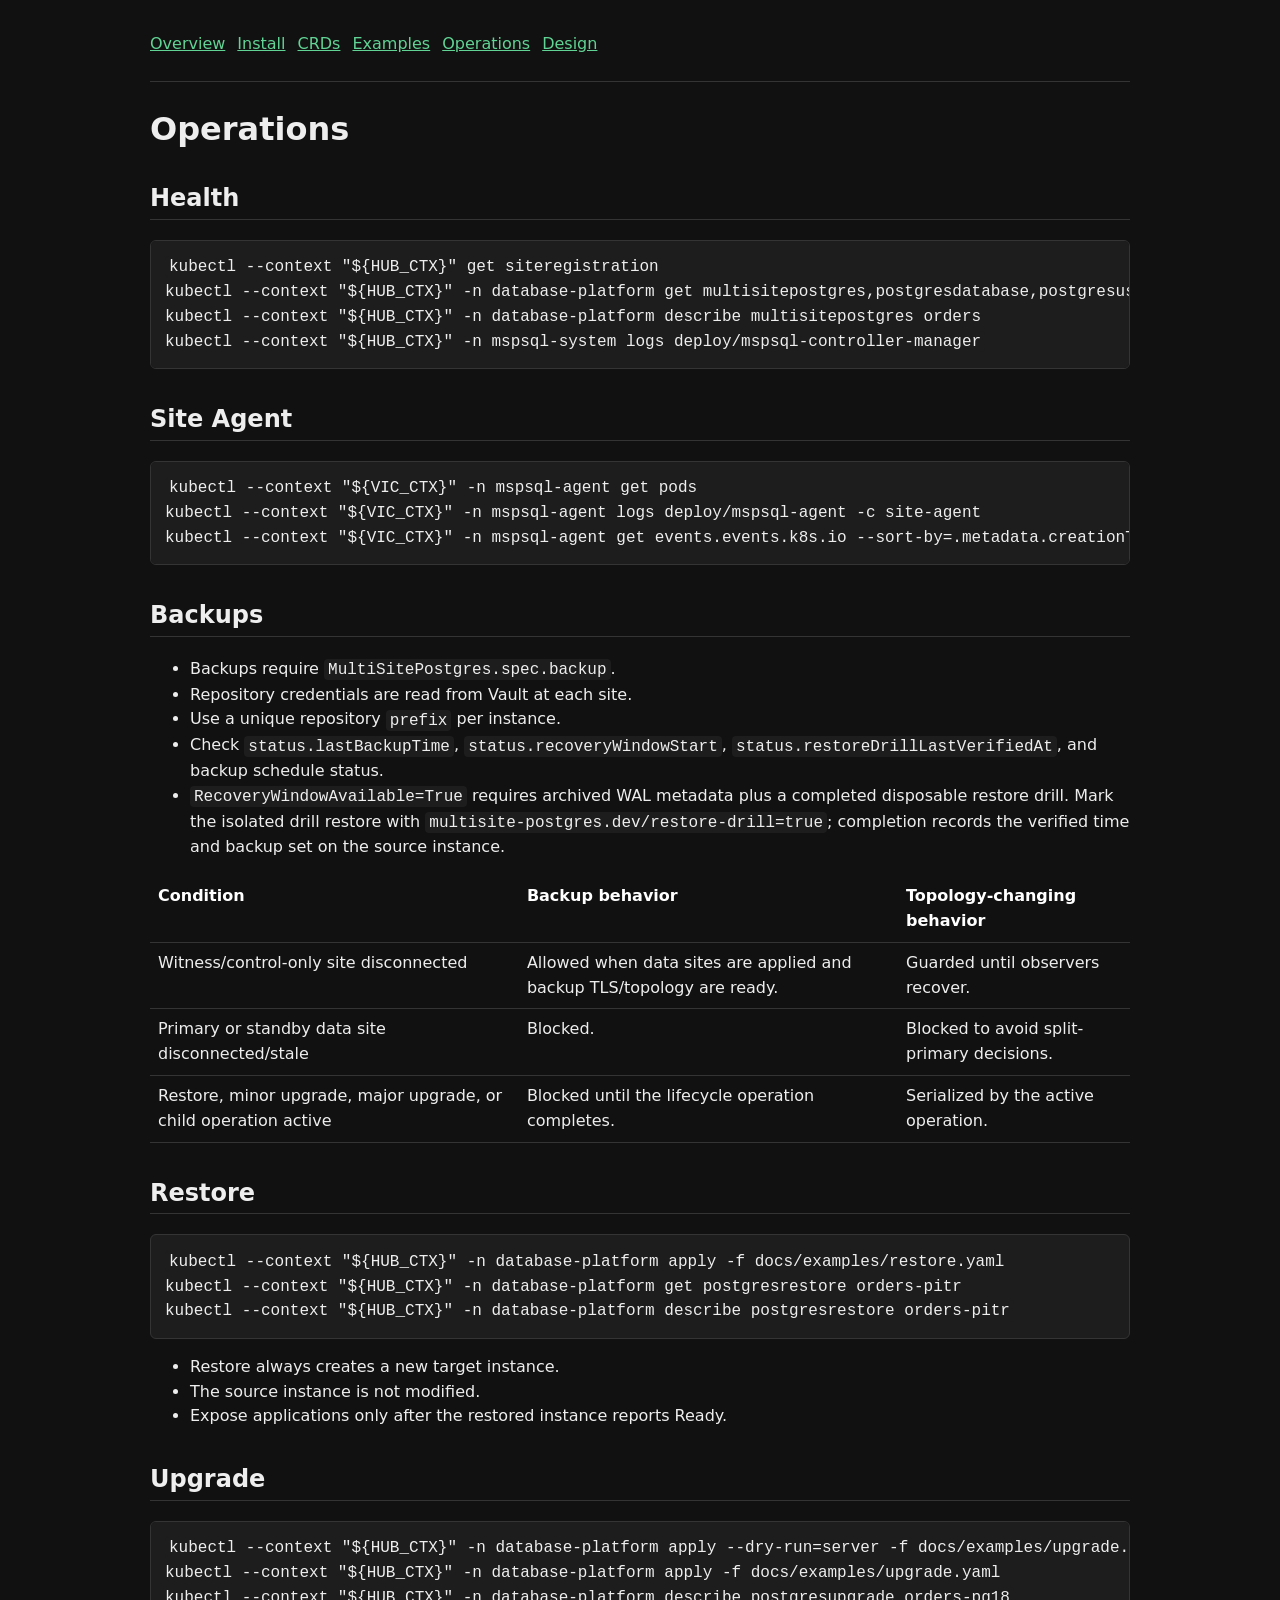
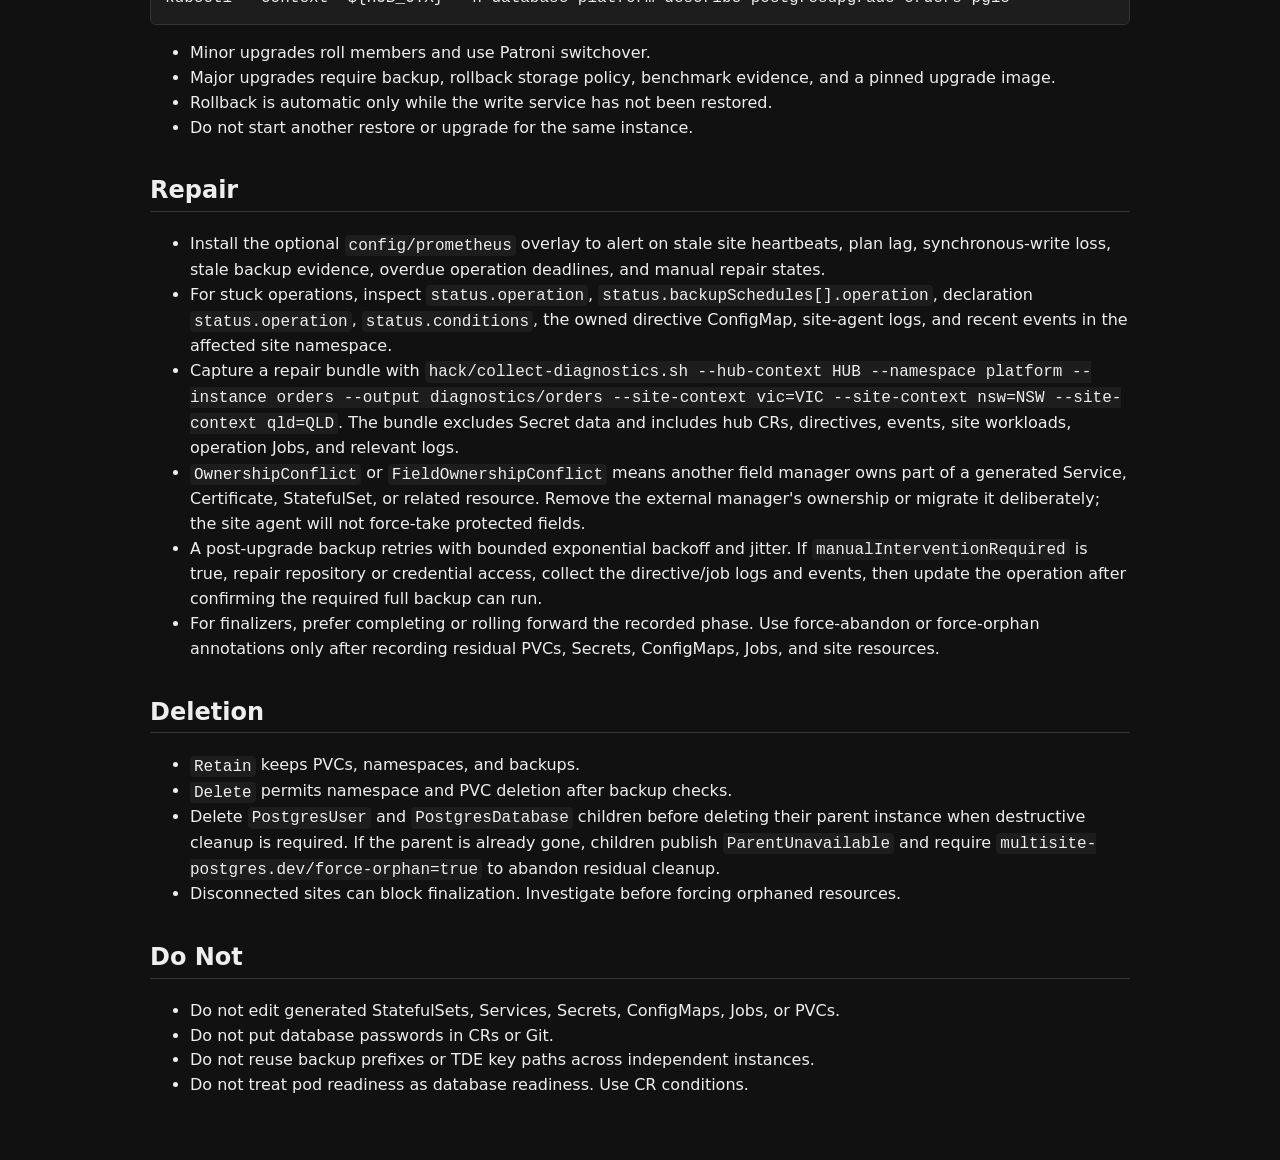
<file: docs/operations.html>
<!doctype html>
<html lang="en">
<head>
  <meta charset="utf-8">
  <meta name="viewport" content="width=device-width, initial-scale=1">
  <title>mspsql operations</title>
  <link rel="stylesheet" href="style.css">
</head>
<body>
<main>
  <nav>
    <a href="index.html">Overview</a>
    <a href="install.html">Install</a>
    <a href="api.html">CRDs</a>
    <a href="examples.html">Examples</a>
    <a href="operations.html">Operations</a>
    <a href="design.html">Design</a>
  </nav>

  <h1>Operations</h1>

  <h2>Health</h2>
  <pre><code>kubectl --context "${HUB_CTX}" get siteregistration
kubectl --context "${HUB_CTX}" -n database-platform get multisitepostgres,postgresdatabase,postgresuser,postgresrestore,postgresupgrade
kubectl --context "${HUB_CTX}" -n database-platform describe multisitepostgres orders
kubectl --context "${HUB_CTX}" -n mspsql-system logs deploy/mspsql-controller-manager</code></pre>

  <h2>Site Agent</h2>
  <pre><code>kubectl --context "${VIC_CTX}" -n mspsql-agent get pods
kubectl --context "${VIC_CTX}" -n mspsql-agent logs deploy/mspsql-agent -c site-agent
kubectl --context "${VIC_CTX}" -n mspsql-agent get events.events.k8s.io --sort-by=.metadata.creationTimestamp</code></pre>

  <h2>Backups</h2>
  <ul>
    <li>Backups require <code>MultiSitePostgres.spec.backup</code>.</li>
    <li>Repository credentials are read from Vault at each site.</li>
    <li>Use a unique repository <code>prefix</code> per instance.</li>
    <li>Check <code>status.lastBackupTime</code>, <code>status.recoveryWindowStart</code>, <code>status.restoreDrillLastVerifiedAt</code>, and backup schedule status.</li>
    <li><code>RecoveryWindowAvailable=True</code> requires archived WAL metadata plus a completed disposable restore drill. Mark the isolated drill restore with <code>multisite-postgres.dev/restore-drill=true</code>; completion records the verified time and backup set on the source instance.</li>
  </ul>
  <table>
    <tr><th>Condition</th><th>Backup behavior</th><th>Topology-changing behavior</th></tr>
    <tr><td>Witness/control-only site disconnected</td><td>Allowed when data sites are applied and backup TLS/topology are ready.</td><td>Guarded until observers recover.</td></tr>
    <tr><td>Primary or standby data site disconnected/stale</td><td>Blocked.</td><td>Blocked to avoid split-primary decisions.</td></tr>
    <tr><td>Restore, minor upgrade, major upgrade, or child operation active</td><td>Blocked until the lifecycle operation completes.</td><td>Serialized by the active operation.</td></tr>
  </table>

  <h2>Restore</h2>
  <pre><code>kubectl --context "${HUB_CTX}" -n database-platform apply -f docs/examples/restore.yaml
kubectl --context "${HUB_CTX}" -n database-platform get postgresrestore orders-pitr
kubectl --context "${HUB_CTX}" -n database-platform describe postgresrestore orders-pitr</code></pre>
  <ul>
    <li>Restore always creates a new target instance.</li>
    <li>The source instance is not modified.</li>
    <li>Expose applications only after the restored instance reports Ready.</li>
  </ul>

  <h2>Upgrade</h2>
  <pre><code>kubectl --context "${HUB_CTX}" -n database-platform apply --dry-run=server -f docs/examples/upgrade.yaml
kubectl --context "${HUB_CTX}" -n database-platform apply -f docs/examples/upgrade.yaml
kubectl --context "${HUB_CTX}" -n database-platform describe postgresupgrade orders-pg18</code></pre>
  <ul>
    <li>Minor upgrades roll members and use Patroni switchover.</li>
    <li>Major upgrades require backup, rollback storage policy, benchmark evidence, and a pinned upgrade image.</li>
    <li>Rollback is automatic only while the write service has not been restored.</li>
    <li>Do not start another restore or upgrade for the same instance.</li>
  </ul>

  <h2>Repair</h2>
  <ul>
    <li>Install the optional <code>config/prometheus</code> overlay to alert on stale site heartbeats, plan lag, synchronous-write loss, stale backup evidence, overdue operation deadlines, and manual repair states.</li>
    <li>For stuck operations, inspect <code>status.operation</code>, <code>status.backupSchedules[].operation</code>, declaration <code>status.operation</code>, <code>status.conditions</code>, the owned directive ConfigMap, site-agent logs, and recent events in the affected site namespace.</li>
    <li>Capture a repair bundle with <code>hack/collect-diagnostics.sh --hub-context HUB --namespace platform --instance orders --output diagnostics/orders --site-context vic=VIC --site-context nsw=NSW --site-context qld=QLD</code>. The bundle excludes Secret data and includes hub CRs, directives, events, site workloads, operation Jobs, and relevant logs.</li>
    <li><code>OwnershipConflict</code> or <code>FieldOwnershipConflict</code> means another field manager owns part of a generated Service, Certificate, StatefulSet, or related resource. Remove the external manager's ownership or migrate it deliberately; the site agent will not force-take protected fields.</li>
    <li>A post-upgrade backup retries with bounded exponential backoff and jitter. If <code>manualInterventionRequired</code> is true, repair repository or credential access, collect the directive/job logs and events, then update the operation after confirming the required full backup can run.</li>
    <li>For finalizers, prefer completing or rolling forward the recorded phase. Use force-abandon or force-orphan annotations only after recording residual PVCs, Secrets, ConfigMaps, Jobs, and site resources.</li>
  </ul>

  <h2>Deletion</h2>
  <ul>
    <li><code>Retain</code> keeps PVCs, namespaces, and backups.</li>
    <li><code>Delete</code> permits namespace and PVC deletion after backup checks.</li>
    <li>Delete <code>PostgresUser</code> and <code>PostgresDatabase</code> children before deleting their parent instance when destructive cleanup is required. If the parent is already gone, children publish <code>ParentUnavailable</code> and require <code>multisite-postgres.dev/force-orphan=true</code> to abandon residual cleanup.</li>
    <li>Disconnected sites can block finalization. Investigate before forcing orphaned resources.</li>
  </ul>

  <h2>Do Not</h2>
  <ul>
    <li>Do not edit generated StatefulSets, Services, Secrets, ConfigMaps, Jobs, or PVCs.</li>
    <li>Do not put database passwords in CRs or Git.</li>
    <li>Do not reuse backup prefixes or TDE key paths across independent instances.</li>
    <li>Do not treat pod readiness as database readiness. Use CR conditions.</li>
  </ul>
</main>
</body>
</html>
</file>
<file: docs/style.css>
:root {
  color-scheme: dark;
  --bg: #111111;
  --fg: #eeeeee;
  --muted: #b8b8b8;
  --line: #343434;
  --code: #1d1d1d;
  --accent: #61d394;
  --accent-hover: #8ee6b4;
}

body {
  margin: 0;
  background: var(--bg);
  color: var(--fg);
  font: 16px/1.55 system-ui, -apple-system, BlinkMacSystemFont, "Segoe UI", sans-serif;
}

main {
  max-width: 980px;
  margin: 0 auto;
  padding: 32px 20px 64px;
}

nav {
  display: flex;
  flex-wrap: wrap;
  gap: 12px;
  padding-bottom: 24px;
  border-bottom: 1px solid var(--line);
}

nav a, a {
  color: var(--accent);
}

nav a:hover, a:hover {
  color: var(--accent-hover);
}

h1, h2, h3 {
  line-height: 1.2;
}

h1 {
  margin: 28px 0 8px;
  font-size: 2rem;
}

h2 {
  margin-top: 36px;
  border-bottom: 1px solid var(--line);
  padding-bottom: 6px;
}

code, pre {
  background: var(--code);
}

code {
  padding: 0.1rem 0.25rem;
  border-radius: 4px;
}

pre {
  overflow-x: auto;
  padding: 14px;
  border: 1px solid var(--line);
  border-radius: 6px;
}

table {
  width: 100%;
  border-collapse: collapse;
  margin: 16px 0;
}

th, td {
  border-bottom: 1px solid var(--line);
  padding: 8px;
  text-align: left;
  vertical-align: top;
}

th {
  color: #ffffff;
}

.note {
  border-left: 4px solid var(--accent);
  padding-left: 12px;
  color: var(--muted);
}
</file>
